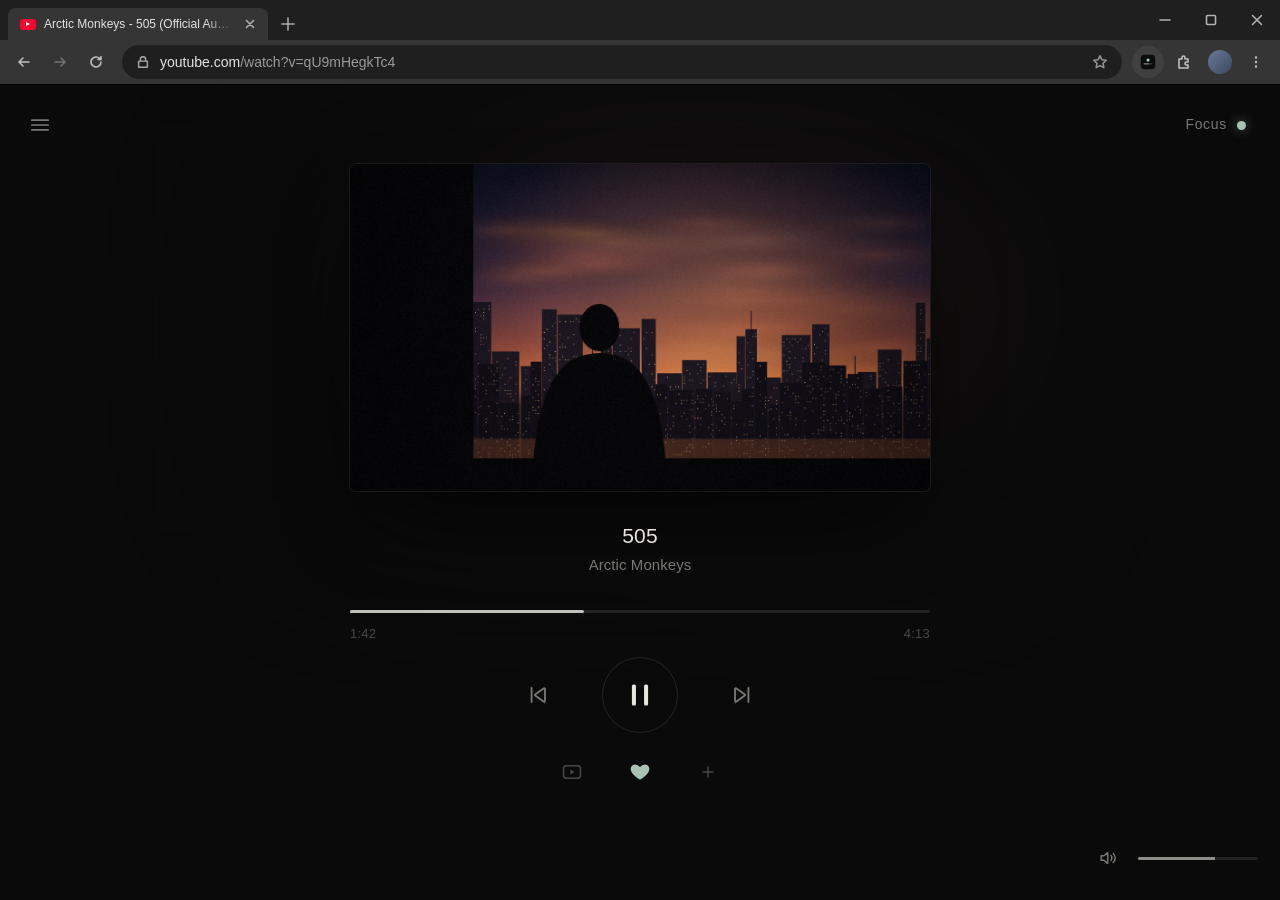
<file: mockup/index.html>
<!doctype html>
<!-- Focus — high-fidelity mockup: a dark Chrome window around page.html. -->
<html lang="en">
<head>
<meta charset="utf-8">
<title>Focus — mockup</title>
<style>
  html, body { margin: 0; height: 100%; background: #000; overflow: hidden; }
  body { font: 12px "Noto Sans", "Segoe UI", Roboto, sans-serif; color: #e3e3e3; }
  .win { position: absolute; inset: 0; display: flex; flex-direction: column; background: #1f1f1f; }
  .tabs { height: 40px; display: flex; align-items: flex-end; padding-left: 8px; background: #1f1f1f; }
  .tab { position: relative; display: flex; align-items: center; gap: 8px; width: 238px; height: 32px; padding: 0 10px 0 12px; border-radius: 8px 8px 0 0; background: #353535; color: #e3e3e3; }
  .tab .fav { width: 16px; height: 11px; border-radius: 3px; background: #ff0033; position: relative; flex: none; }
  .tab .fav::after { content: ""; position: absolute; left: 6px; top: 3px; border: 2.5px solid transparent; border-left: 4px solid #fff; }
  .tab .name { flex: 1; white-space: nowrap; overflow: hidden; text-overflow: ellipsis; mask-image: linear-gradient(to right, #000 85%, transparent); }
  .tab .x { width: 16px; height: 16px; opacity: .7; }
  .newtab { width: 28px; height: 28px; margin: 0 0 2px 6px; opacity: .7; }
  .winctl { margin-left: auto; display: flex; height: 40px; align-self: flex-start; }
  .winctl svg { width: 46px; height: 40px; padding: 13px 16px; box-sizing: border-box; opacity: .75; }
  .bar { height: 44px; display: flex; align-items: center; gap: 4px; padding: 0 8px; background: #353535; border-bottom: 1px solid #000; }
  .bar .ib { width: 32px; height: 32px; padding: 8px; box-sizing: border-box; opacity: .8; }
  .bar .ib.dim { opacity: .35; }
  .omni { flex: 1; height: 34px; margin: 0 6px; display: flex; align-items: center; gap: 10px; padding: 0 14px; border-radius: 17px; background: #1f1f1f; font-size: 14px; }
  .omni .lock { width: 14px; height: 14px; opacity: .7; }
  .omni .host { color: #e3e3e3; }
  .omni .path { color: #9a9a9a; }
  .omni .star { margin-left: auto; width: 16px; height: 16px; opacity: .6; }
  .ext { width: 32px; height: 32px; display: grid; place-items: center; border-radius: 50%; }
  .ext img { width: 16px; height: 16px; }
  .ext.pinned { background: rgba(255,255,255,.06); }
  .avatar { width: 24px; height: 24px; margin: 0 4px; border-radius: 50%; background: linear-gradient(135deg, #6b7b9a, #3b4660); }
  .page { flex: 1; border: 0; width: 100%; display: block; background: #0a0a0a; }
  svg { fill: none; stroke: #e3e3e3; stroke-width: 1.6; stroke-linecap: round; stroke-linejoin: round; }
</style>
</head>
<body>
<div class="win">
  <div class="tabs">
    <div class="tab">
      <span class="fav"></span><span class="name" id="tab-name">Arctic Monkeys - 505 (Official Audio) - YouTube</span>
      <svg class="x" viewBox="0 0 16 16"><path d="M4.5 4.5l7 7m0-7-7 7"/></svg>
    </div>
    <svg class="newtab" viewBox="0 0 28 28"><path d="M14 8v12M8 14h12"/></svg>
    <div class="winctl">
      <svg viewBox="0 0 14 14"><path d="M2 7h10"/></svg>
      <svg viewBox="0 0 14 14"><rect x="2.5" y="2.5" width="9" height="9" rx="1"/></svg>
      <svg viewBox="0 0 14 14"><path d="M2.5 2.5l9 9m0-9-9 9"/></svg>
    </div>
  </div>
  <div class="bar">
    <svg class="ib" viewBox="0 0 16 16"><path d="M13 8H3m4-4L3 8l4 4"/></svg>
    <svg class="ib dim" viewBox="0 0 16 16"><path d="M3 8h10M9 4l4 4-4 4"/></svg>
    <svg class="ib" viewBox="0 0 16 16"><path d="M13 8a5 5 0 1 1-1.5-3.6M13 2.5v3h-3"/></svg>
    <div class="omni">
      <svg class="lock" viewBox="0 0 16 16"><path d="M3 7h10v7H3zM5 7V5a3 3 0 0 1 6 0v2"/></svg>
      <span><span class="host">youtube.com</span><span class="path" id="url-path">/watch?v=qU9mHegkTc4</span></span>
      <svg class="star" viewBox="0 0 16 16"><path d="m8 1.8 1.9 3.9 4.3.6-3.1 3 .7 4.3L8 11.6l-3.8 2 .7-4.3-3.1-3 4.3-.6z"/></svg>
    </div>
    <div class="ext pinned" title="Focus"><img src="../icons/icon32.png" alt="Focus"></div>
    <svg class="ib" viewBox="0 0 16 16"><path d="M3 5h3V3.5a1.5 1.5 0 0 1 3 0V5h3v3h-1.5a1.5 1.5 0 0 0 0 3H12v3H3z"/></svg>
    <span class="avatar"></span>
    <svg class="ib" viewBox="0 0 16 16"><path d="M8 3.5v.01M8 8v.01M8 12.5v.01" stroke-width="2.4"/></svg>
  </div>
  <iframe class="page" id="page" title="youtube.com"></iframe>
</div>
<script>
  const scene = new URLSearchParams(location.search).get("scene") || "watch";
  const map = {
    home: ["YouTube", ""],
    results: ["arctic monkeys - YouTube", "/results?search_query=arctic+monkeys"],
  };
  const [name, path] = map[scene] || ["Arctic Monkeys - 505 (Official Audio) - YouTube", "/watch?v=qU9mHegkTc4"];
  document.getElementById("tab-name").textContent = name;
  document.getElementById("url-path").textContent = path;
  document.getElementById("page").src = `page.html?scene=${encodeURIComponent(scene)}`;
</script>
</body>
</html>
</file>
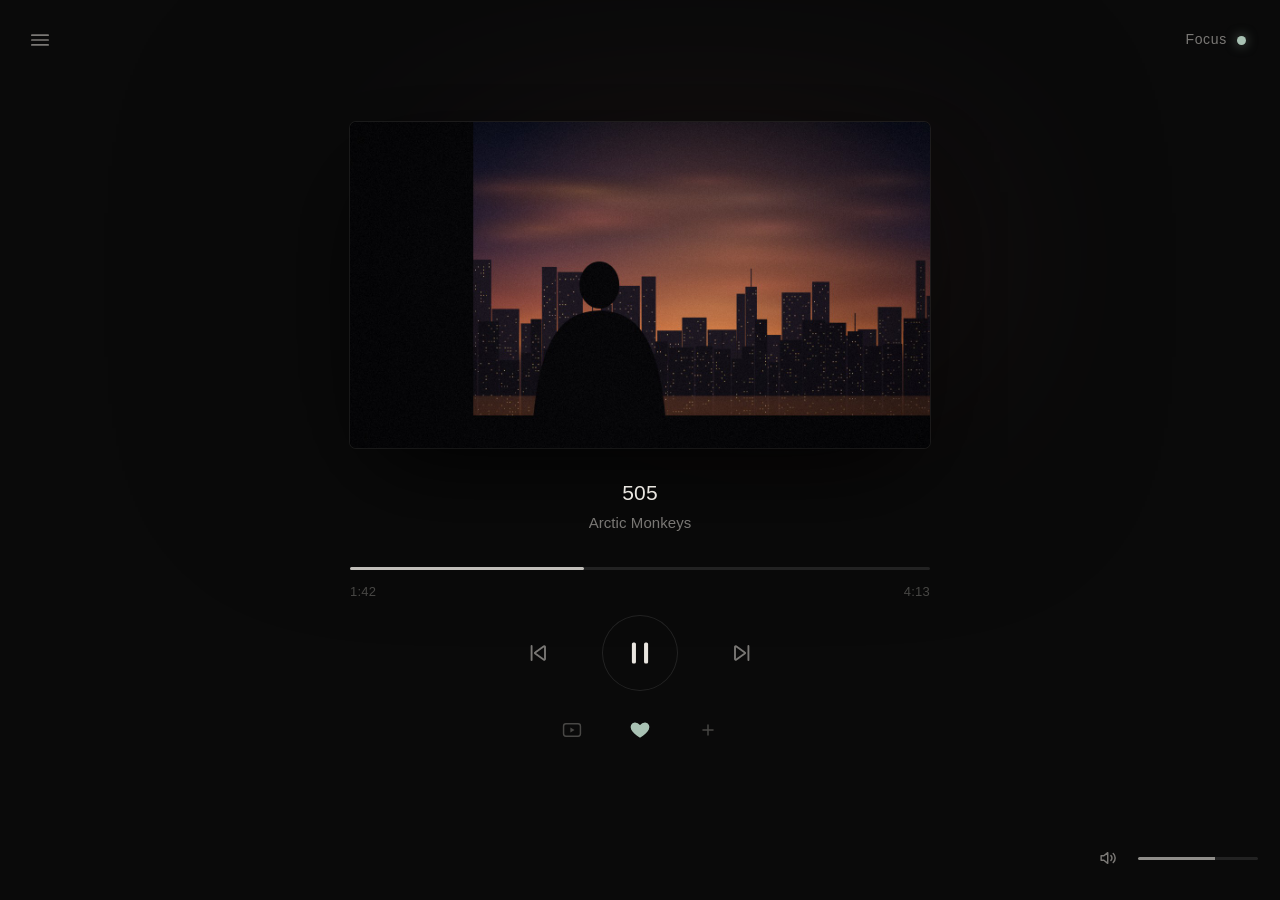
<file: mockup/page.html>
<!doctype html>
<!--
  Focus — mockup page.
  A stand-in for youtube.com/watch: a minimal fake of the DOM that Focus
  touches (ytd-app, #movie_player, <video>, search results), a stubbed
  chrome.storage, and a fake MAIN-world bridge. The real src/*.js and
  src/*.css are loaded unmodified, so what you see is the extension's own UI.
  Scenes: watch | idle | menu | library | liked | playlist | settings | ad | home | results | off
-->
<html lang="en">
<head>
<meta charset="utf-8">
<title>Arctic Monkeys - 505 (Official Audio) - YouTube</title>
<style>
  /* Plain YouTube look-alike, only visible with Focus off (scene=off). */
  body { margin: 0; background: #0f0f0f; color: #f1f1f1; font-family: Roboto, "Noto Sans", Arial, sans-serif; }
  ytd-app { display: block; }
  ytd-masthead { display: flex; align-items: center; gap: 16px; height: 56px; padding: 0 16px; }
  .yt-logo { display: flex; align-items: center; gap: 4px; font-weight: 700; letter-spacing: -0.04em; font-size: 19px; }
  .yt-logo i { width: 28px; height: 20px; border-radius: 6px; background: #f00; display: inline-block; position: relative; }
  .yt-logo i::after { content: ""; position: absolute; left: 11px; top: 6px; border: 4px solid transparent; border-left: 7px solid #fff; }
  .yt-search { margin: 0 auto; width: 540px; height: 38px; border: 1px solid #303030; border-radius: 40px; background: #121212; }
  .yt-avatar { width: 32px; height: 32px; border-radius: 50%; background: #5b6a8a; }
  .yt-bell { width: 22px; height: 22px; border-radius: 4px; background: #303030; position: relative; }
  .yt-bell::after { content: "9+"; position: absolute; top: -6px; right: -10px; font-size: 10px; background: #c00; border-radius: 8px; padding: 0 4px; }
  ytd-watch-flexy { display: block; }
  ytd-watch-flexy #columns { display: flex; gap: 24px; padding: 24px 24px 0 24px; }
  ytd-watch-flexy #primary { flex: 1; min-width: 0; }
  ytd-watch-flexy #secondary { width: 402px; flex: none; }
  #movie_player { position: relative; width: 100%; aspect-ratio: 16/9; background: #000; border-radius: 12px; overflow: hidden; }
  .html5-video-container, video.html5-main-video { position: absolute; inset: 0; width: 100%; height: 100%; }
  video.html5-main-video { object-fit: cover; }
  .ytp-chrome-bottom { position: absolute; left: 12px; right: 12px; bottom: 8px; height: 40px; }
  .ytp-chrome-bottom::before { content: ""; position: absolute; left: 0; right: 0; top: 0; height: 3px; background: linear-gradient(to right, #f00 40%, rgba(255,255,255,.3) 40%); }
  .yt-h1 { font-size: 20px; font-weight: 600; margin: 12px 0 10px; }
  .yt-owner { display: flex; align-items: center; gap: 10px; font-size: 14px; }
  .yt-pill { padding: 8px 14px; border-radius: 18px; background: #272727; font-size: 13px; }
  .yt-pill.sub { background: #f1f1f1; color: #0f0f0f; font-weight: 600; }
  .yt-desc { margin-top: 12px; padding: 12px; border-radius: 12px; background: #272727; height: 60px; font-size: 13px; color: #aaa; }
  ytd-comments { display: block; margin-top: 22px; font-size: 16px; font-weight: 600; }
  .yt-c { display: flex; gap: 12px; margin-top: 18px; font-weight: 400; font-size: 13px; color: #ccc; }
  .yt-c i { width: 40px; height: 40px; border-radius: 50%; background: #3a3a3a; flex: none; }
  .yt-rec { display: flex; gap: 8px; margin-bottom: 8px; }
  .yt-rec b { width: 168px; height: 94px; border-radius: 8px; flex: none; }
  .yt-rec span { font-size: 13px; font-weight: 500; line-height: 1.35; }
  .yt-rec small { display: block; margin-top: 4px; color: #aaa; font-weight: 400; font-size: 12px; }
  .yt-chips { display: flex; gap: 8px; margin-bottom: 12px; }
  .yt-chips span { padding: 6px 12px; border-radius: 8px; background: #272727; font-size: 13px; }
  .yt-chips span:first-child { background: #f1f1f1; color: #0f0f0f; }
  .ytp-ad-module { position: absolute; inset: 0; z-index: 20; pointer-events: none; }
  .mock-skip { position: absolute; right: 0; bottom: 18%; padding: 9px 14px 9px 16px; background: rgba(0,0,0,.6); color: #fff; font: 500 13px Roboto, "Noto Sans", sans-serif; border-radius: 18px 0 0 18px; }
  .mock-adbadge { position: absolute; left: 12px; bottom: 14px; color: #fff; font: 500 12px Roboto, "Noto Sans", sans-serif; background: rgba(0,0,0,.6); padding: 3px 8px; border-radius: 4px; }
  /* Screenshots are taken in virtual time: no transitions, final states only. */
  #fx-ui *, #fx-back *, #fx-cover * { transition: none !important; animation: none !important; }
</style>
<script>
  // ---------------------------------------------------------------- route
  const params = new URLSearchParams(location.search);
  const scene = params.get("scene") || "watch";
  const VID = "qU9mHegkTc4";
  const routes = { home: "/", results: "/results?search_query=arctic+monkeys" };
  history.replaceState(null, "", routes[scene] || `/watch?v=${VID}`);

  // ---------------------------------------------------------------- chrome.storage stub
  (() => {
    const now = Date.now();
    const song = (id, title, artist, duration, extra = {}) => ({ id, title, artist, channel: artist, thumb: "", duration, ...extra });
    const S = [
      song(VID, "505", "Arctic Monkeys", 253, { liked: true, likedAt: now - 1e5 }),
      song("GCdwKhTtNNw", "Sweater Weather", "The Neighbourhood", 240, { liked: true, likedAt: now - 2e5 }),
      song("Xz5u8mYfR3Y", "Space Song", "Beach House", 320, { liked: true, likedAt: now - 3e5 }),
      song("1Ol8h3r6WbM", "Apocalypse", "Cigarettes After Sex", 290, { liked: true, likedAt: now - 4e5 }),
      song("bpOSxM0rNPM", "Do I Wanna Know?", "Arctic Monkeys", 272, { liked: true, likedAt: now - 5e5 }),
      song("9sfYpolGCu8", "Motion Sickness", "Phoebe Bridgers", 229),
      song("uzS3WG6__G4", "Pink + White", "Frank Ocean", 184, { liked: true, likedAt: now - 6e5 }),
      song("r4l9bFqgMaQ", "Nights", "Frank Ocean", 307),
      song("Bm5iA4Zupek", "Nothing's Gonna Hurt You Baby", "Cigarettes After Sex", 286),
      song("hTWKbfoikeg", "Smells Like Teen Spirit", "Nirvana", 301),
    ];
    const songs = Object.fromEntries(S.map((s) => [s.id, s]));
    const store = {
      settings: { focus: scene !== "off", videoMode: scene === "cover" ? "cover" : scene === "dark" ? "dark" : "video" },
      songs,
      recent: [VID, "9sfYpolGCu8", "GCdwKhTtNNw", "r4l9bFqgMaQ", "Bm5iA4Zupek", "uzS3WG6__G4", "hTWKbfoikeg"],
      playlists: [
        { id: "pl1", name: "late night", ids: [VID, "1Ol8h3r6WbM", "Bm5iA4Zupek", "Xz5u8mYfR3Y", "r4l9bFqgMaQ"], createdAt: now },
        { id: "pl2", name: "deep work", ids: ["Xz5u8mYfR3Y", "uzS3WG6__G4"], createdAt: now },
        { id: "pl3", name: "run", ids: ["hTWKbfoikeg", "bpOSxM0rNPM", "GCdwKhTtNNw"], createdAt: now },
      ],
    };
    const listeners = [];
    window.chrome = {
      runtime: { id: "mock" },
      storage: {
        local: {
          async get(keys) {
            const out = {};
            for (const k of [].concat(keys)) if (k in store) out[k] = structuredClone(store[k]);
            return out;
          },
          async set(patch) {
            const changes = {};
            for (const [k, v] of Object.entries(patch)) {
              changes[k] = { oldValue: store[k], newValue: structuredClone(v) };
              store[k] = structuredClone(v);
            }
            listeners.forEach((fn) => fn(changes, "local"));
          },
        },
        onChanged: { addListener: (fn) => listeners.push(fn) },
      },
    };
  })();

  // ---------------------------------------------------------------- artwork
  // A dusk skyline seen through a window, painted once; used as the "video".
  function paintArtwork(w = 1280, h = 720) {
    const c = document.createElement("canvas");
    c.width = w; c.height = h;
    const g = c.getContext("2d");
    let seed = 7;
    const rnd = () => ((seed = (seed * 16807) % 2147483647) / 2147483647);

    const sky = g.createLinearGradient(0, 0, 0, h);
    sky.addColorStop(0, "#0d1020");
    sky.addColorStop(0.35, "#2a2240");
    sky.addColorStop(0.55, "#7a3f3f");
    sky.addColorStop(0.68, "#d0703c");
    sky.addColorStop(0.74, "#3a2730");
    sky.addColorStop(1, "#08080c");
    g.fillStyle = sky; g.fillRect(0, 0, w, h);

    // clouds
    for (let i = 0; i < 26; i++) {
      const y = h * (0.18 + rnd() * 0.42), x = rnd() * w, rw = 120 + rnd() * 320;
      const cg = g.createRadialGradient(x, y, 0, x, y, rw);
      cg.addColorStop(0, `rgba(${200 + rnd() * 50},${90 + rnd() * 60},${70 + rnd() * 40},${0.12 + rnd() * 0.12})`);
      cg.addColorStop(1, "rgba(0,0,0,0)");
      g.fillStyle = cg;
      g.save(); g.translate(x, y); g.scale(1, 0.18); g.translate(-x, -y);
      g.beginPath(); g.arc(x, y, rw, 0, Math.PI * 2); g.fill(); g.restore();
    }
    // sun glow
    const sun = g.createRadialGradient(w * 0.62, h * 0.7, 0, w * 0.62, h * 0.7, w * 0.5);
    sun.addColorStop(0, "rgba(255,170,90,.45)"); sun.addColorStop(1, "rgba(255,120,60,0)");
    g.fillStyle = sun; g.fillRect(0, 0, w, h);

    // skyline
    const base = h * 0.74;
    for (let layer = 0; layer < 2; layer++) {
      let x = -10;
      while (x < w) {
        const bw = 18 + rnd() * 46, bh = (layer ? 30 : 60) + rnd() * (layer ? 110 : 170);
        g.fillStyle = layer ? "#120f17" : "#1d1722";
        g.fillRect(x, base - bh + (layer ? 30 : 0), bw, h);
        if (rnd() > 0.85) g.fillRect(x + bw / 2 - 1, base - bh - 40 + (layer ? 30 : 0), 2, 40);
        for (let wy = base - bh + 8 + (layer ? 30 : 0); wy < h * 0.95; wy += 7)
          for (let wx = x + 4; wx < x + bw - 3; wx += 6)
            if (rnd() > 0.82) { g.fillStyle = `rgba(255,${180 + rnd() * 50},${110 + rnd() * 50},${0.4 + rnd() * 0.5})`; g.fillRect(wx, wy, 2, 2); }
        x += bw + rnd() * 4;
      }
    }
    // water reflection
    const water = g.createLinearGradient(0, h * 0.82, 0, h);
    water.addColorStop(0, "rgba(208,112,60,.18)"); water.addColorStop(1, "rgba(0,0,0,.9)");
    g.fillStyle = water; g.fillRect(0, h * 0.84, w, h);

    // window frame + silhouette
    g.fillStyle = "#07070a";
    g.fillRect(0, 0, w * 0.2, h); g.fillRect(w * 0.2, 0, 16, h); g.fillRect(0, h * 0.9, w, h);
    g.beginPath();
    const px = w * 0.43, py = h * 0.5;
    g.ellipse(px, py, 44, 52, 0, 0, Math.PI * 2); g.fill();
    g.beginPath();
    g.moveTo(px - 150, h); g.bezierCurveTo(px - 140, py + 90, px - 70, py + 60, px, py + 56);
    g.bezierCurveTo(px + 70, py + 60, px + 140, py + 90, px + 150, h); g.fill();

    // vignette + grain
    const vg = g.createRadialGradient(w / 2, h / 2, h * 0.3, w / 2, h / 2, w * 0.75);
    vg.addColorStop(0, "rgba(0,0,0,0)"); vg.addColorStop(1, "rgba(0,0,0,.55)");
    g.fillStyle = vg; g.fillRect(0, 0, w, h);
    const img = g.getImageData(0, 0, w, h), d = img.data;
    for (let i = 0; i < d.length; i += 4) { const n = (rnd() - 0.5) * 14; d[i] += n; d[i + 1] += n; d[i + 2] += n; }
    g.putImageData(img, 0, 0);
    return c.toDataURL("image/jpeg", 0.9);
  }

  // ---------------------------------------------------------------- fake bridge (MAIN world)
  const mock = { paused: scene === "idle" ? false : false, t: scene === "ad" ? 4 : 102, volume: 64, muted: false };
  window.addEventListener("message", (e) => {
    const m = e.data;
    if (!m || m["fx-bridge"] !== "in") return;
    if (m.type === "toggle") mock.paused = !mock.paused;
    if (m.type === "seek") mock.t = m.data.t;
    if (m.type === "volume") mock.volume = m.data.v;
    if (m.type === "mute") mock.muted = m.data.m;
    postState();
  });
  function postState() {
    if (scene === "home") return window.postMessage({ "fx-bridge": "out", type: "state", data: null }, location.origin);
    window.postMessage({ "fx-bridge": "out", type: "state", data: {
      id: VID, title: "Arctic Monkeys - 505 (Official Audio)", author: "ArcticMonkeysVEVO",
      duration: 253, volume: mock.volume, muted: mock.muted, playlist: false,
    } }, location.origin);
  }
  setInterval(postState, 400);
</script>
<script src="/src/shared.js"></script>
<script src="/src/ads.js"></script>
<script src="/src/focus.js"></script>
<link rel="stylesheet" href="/src/ads.css">
<link rel="stylesheet" href="/src/focus.css">
</head>
<body>
<ytd-app>
  <ytd-masthead>
    <span class="yt-logo"><i></i>YouTube</span>
    <span class="yt-search"></span>
    <span class="yt-bell"></span>
    <span class="yt-avatar"></span>
  </ytd-masthead>
  <ytd-page-manager>
    <ytd-watch-flexy>
      <div id="columns">
        <div id="primary"><div id="primary-inner">
          <div id="player"><ytd-player><div id="container">
            <div id="movie_player" class="html5-video-player">
              <div class="html5-video-container"><video class="html5-main-video" muted playsinline></video></div>
              <div class="ytp-chrome-bottom"></div>
              <div class="ytp-ad-module"></div>
            </div>
          </div></ytd-player></div>
          <div id="below">
            <div class="yt-h1">Arctic Monkeys - 505 (Official Audio)</div>
            <div class="yt-owner"><span class="yt-avatar"></span><b>Arctic Monkeys</b><span class="yt-pill sub">Subscribe</span><span class="yt-pill">👍 1.4M</span><span class="yt-pill">Share</span><span class="yt-pill">Download</span><span class="yt-pill">⋯</span></div>
            <div class="yt-desc">412M views · 9 years ago · Arctic Monkeys - 505 (Official Audio) Listen to more from Arctic Monkeys…</div>
            <ytd-comments>48,213 Comments
              <div class="yt-c"><i></i><span>@user1 · this song at 2am hits different</span></div>
              <div class="yt-c"><i></i><span>@user2 · the build-up at 2:30 😭</span></div>
            </ytd-comments>
          </div>
        </div></div>
        <div id="secondary">
          <div class="yt-chips"><span>All</span><span>From Arctic Monkeys</span><span>Related</span><span>Recently uploaded</span></div>
        </div>
      </div>
    </ytd-watch-flexy>
    <ytd-search></ytd-search>
  </ytd-page-manager>
</ytd-app>
<script>
  // ---------------------------------------------------------------- fake YouTube contents
  const art = paintArtwork();
  // "Cover art" for the cover scene: a square sleeve on a dark field.
  const cover = (() => {
    const c = document.createElement("canvas"); c.width = 1280; c.height = 720;
    const g = c.getContext("2d");
    const bg = g.createLinearGradient(0, 0, 0, 720); bg.addColorStop(0, "#15121a"); bg.addColorStop(1, "#060608");
    g.fillStyle = bg; g.fillRect(0, 0, 1280, 720);
    const img = new Image(); img.src = art;
    return { draw: () => new Promise((r) => { img.onload = () => {
      g.save(); g.shadowColor = "rgba(0,0,0,.7)"; g.shadowBlur = 60; g.shadowOffsetY = 20;
      g.fillStyle = "#000"; g.fillRect(400, 80, 560, 560); g.restore();
      g.drawImage(img, 300, 0, 720, 720, 400, 80, 560, 560);
      g.fillStyle = "rgba(255,255,255,.75)"; g.font = "600 30px Noto Sans, sans-serif"; g.fillText("505", 430, 130);
      g.font = "400 18px Noto Sans, sans-serif"; g.fillStyle = "rgba(255,255,255,.5)"; g.fillText("ARCTIC MONKEYS", 432, 158);
      r(c.toDataURL("image/jpeg", 0.9)); }; }) };
  })();
  const sec = document.getElementById("secondary");
  const recs = ["Do I Wanna Know? (Official Video)", "I Wanna Be Yours", "Why'd You Only Call Me When You're High?", "R U Mine?", "Sweater Weather", "Mix — Arctic Monkeys", "Fluorescent Adolescent", "Top 50 Indie Songs 2026"];
  const hues = [210, 15, 280, 340, 30, 190, 120, 260];
  recs.forEach((r, i) => sec.insertAdjacentHTML("beforeend",
    `<div class="yt-rec"><b style="background:linear-gradient(135deg,hsl(${hues[i]} 45% 30%),hsl(${hues[i] + 40} 50% 14%))"></b><span>${r}<small>Channel · ${(i + 2) * 37}M views</small></span></div>`));

  const player = document.getElementById("movie_player");
  const video = player.querySelector("video");
  if (scene === "home") {
    player.remove();
    document.title = "YouTube";
  } else {
    video.poster = art;
    // Stub the media element so focus.js reads a stable "now playing" state.
    const def = (k, get, set) => Object.defineProperty(video, k, { configurable: true, get, set: set || (() => {}) });
    def("currentTime", () => mock.t, (v) => (mock.t = v));
    def("duration", () => (scene === "ad" ? 15 : 253));
    def("paused", () => mock.paused);
    def("ended", () => false);
    def("readyState", () => 4);
    def("playbackRate", () => (scene === "ad" ? 16 : 1));
  }

  if (scene === "ad") {
    player.classList.add("ad-showing");
    player.querySelector(".ytp-ad-module").innerHTML = '<div class="mock-adbadge">Sponsored · 1 of 1 · 0:11</div><div class="mock-skip">Skip in 1</div>';
  }

  if (scene === "results") {
    document.title = "arctic monkeys - YouTube";
    const results = [
      ["Arctic Monkeys - Do I Wanna Know? (Official Video)", "ArcticMonkeysVEVO", "4:32", "bpOSxM0rNPM"],
      ["Arctic Monkeys - 505 (Official Audio)", "ArcticMonkeysVEVO", "4:13", VID],
      ["Arctic Monkeys - I Wanna Be Yours", "ArcticMonkeysVEVO", "3:04", "fJLQCf4mFP0"],
      ["Arctic Monkeys - Why'd You Only Call Me When You're High? (Official Video)", "ArcticMonkeysVEVO", "2:43", "6366dxFf-Os"],
      ["Arctic Monkeys - R U Mine? (Official Video)", "ArcticMonkeysVEVO", "3:22", "ngzC_8zqInk"],
      ["Arctic Monkeys - Fluorescent Adolescent (Official Video)", "ArcticMonkeysVEVO", "3:03", "ma9I9VBKPiw"],
      ["Arctic Monkeys - Mardy Bum", "Arctic Monkeys - Topic", "2:55", "q8WRB4zr9Lk"],
      ["Arctic Monkeys - There'd Better Be A Mirrorball (Official Video)", "ArcticMonkeysVEVO", "4:24", "z7HgxQ1yE-c"],
    ];
    document.querySelector("ytd-search").innerHTML = results.map(([title, ch, dur, id]) =>
      `<ytd-video-renderer><a id="video-title" href="/watch?v=${id}" title="${title}">${title}</a>
       <ytd-channel-name><span id="text">${ch}</span></ytd-channel-name>
       <ytd-thumbnail-overlay-time-status-renderer><span id="text">${dur}</span></ytd-thumbnail-overlay-time-status-renderer></ytd-video-renderer>`).join("");
  }

  // ---------------------------------------------------------------- stage the scene
  cover.draw().then((coverUrl) => FX.ready.then(() => setTimeout(() => {
    const cover = coverUrl;
    const ui = FX.ui;
    ui.S.lastMove = Date.now() + 1e9; // keep corners visible...
    if (scene === "idle") ui.S.lastMove = 0; // ...except in the idle scene
    if (ui.E.backImg && scene !== "home") ui.E.backImg.src = art;
    if (ui.E.coverImg && scene !== "home") { ui.E.coverImg.dataset.step = "1"; ui.E.coverImg.src = cover; }
    if (scene === "menu") ui.openMenu();
    if (scene === "library") ui.openPanel("library");
    if (scene === "liked") ui.openPanel("liked");
    if (scene === "playlist") ui.openPanel("pl:pl1");
    if (scene === "settings") ui.openPanel("settings");
    if (scene === "pop") ui.openPop();
    if (scene === "home") ui.E.input.blur();
    setTimeout(() => document.activeElement?.blur?.(), 120);
    document.documentElement.dataset.ready = "1";
  }, 300)));
</script>
</body>
</html>
</file>
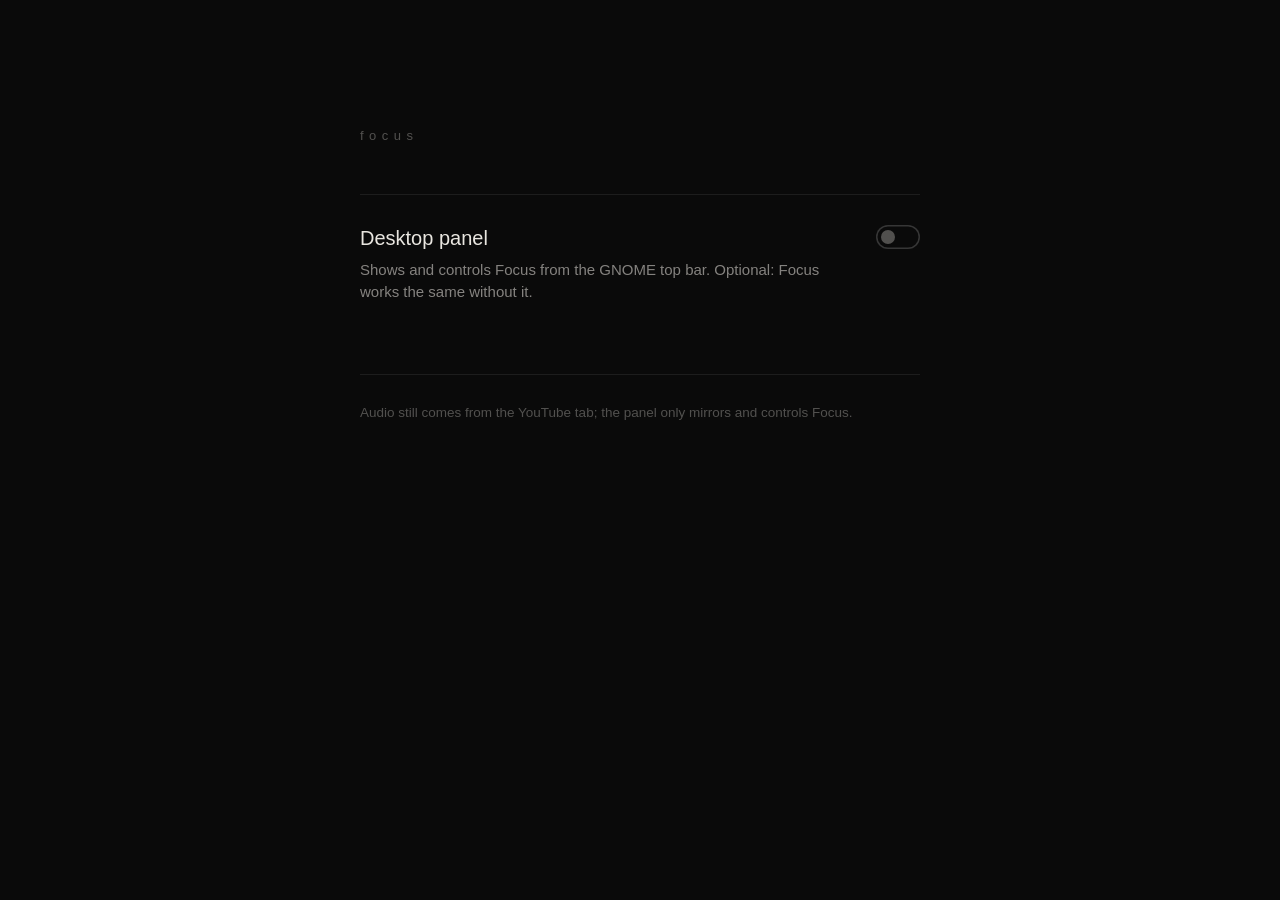
<file: src/options.html>
<!doctype html>
<html lang="pt">
<head>
<meta charset="utf-8">
<meta name="color-scheme" content="dark">
<title>Focus · Ajustes</title>
<link rel="stylesheet" href="options.css">
</head>
<body>
<main>
  <div class="word">focus</div>

  <section aria-labelledby="desktop-title">
    <div class="row">
      <div>
        <h1 id="desktop-title" data-i18n="title">Painel do desktop</h1>
        <p class="sub" data-i18n="sub">Mostra e controla o Focus pelo painel do GNOME. Opcional: sem isso, o Focus funciona igual.</p>
      </div>
      <button type="button" id="toggle" class="switch" role="switch" aria-checked="false" aria-labelledby="desktop-title"><span></span></button>
    </div>

    <div class="status" id="status" role="status" aria-live="polite"></div>

    <div id="setup" hidden>
      <p data-i18n="setup">Instale o painel uma vez (Linux com GNOME 48–49):</p>
      <pre><code id="cmd"></code></pre>
      <button type="button" id="copy" class="link" data-i18n="copy">Copiar comando</button>
      <button type="button" id="retry" class="link" data-i18n="retry">Tentar de novo</button>
    </div>
  </section>

  <p class="foot" data-i18n="foot">O áudio continua vindo desta aba do YouTube; o painel só espelha e controla o Focus.</p>
</main>
<script src="shared.js"></script>
<script src="options.js"></script>
</body>
</html>
</file>
<file: src/ads.css>
/* Focus — ad overlay, ported from yt-ads-sucks.
 * The overlay is inserted right after .html5-video-container: above the
 * <video>, below .ytp-ad-module (Skip button, countdown).
 * pointer-events: none lets clicks through. */
.ytas-blackout {
  display: none;
  position: absolute;
  inset: 0;
  background: #000;
  pointer-events: none;
  z-index: 10;
  color: rgba(232, 229, 223, 0.42);
  font-family: ui-sans-serif, "Inter", "Roboto", system-ui, sans-serif;
  font-size: 12px;
  letter-spacing: 0.01em;
  text-align: center;
  align-items: center;
  justify-content: center;
  flex-direction: column;
  gap: 6px;
  padding: 0 24px;
}

.ytas-blackout-title {
  font-size: 13px;
  color: rgba(232, 229, 223, 0.78);
}

.html5-video-player.ad-showing:not(.ytas-reveal):not(.ytas-no-blackout) .ytas-blackout,
.html5-video-player.ad-interrupting:not(.ytas-reveal):not(.ytas-no-blackout) .ytas-blackout {
  display: flex;
}

/* Show/hide ad button. */
.ytas-toggle {
  display: none;
  position: absolute;
  top: 10px;
  left: 10px;
  z-index: 1000;
  padding: 4px 9px;
  border: 1px solid rgba(255, 255, 255, 0.14);
  border-radius: 3px;
  background: rgba(0, 0, 0, 0.6);
  color: rgba(232, 229, 223, 0.7);
  font-family: ui-sans-serif, "Inter", "Roboto", system-ui, sans-serif;
  font-size: 11px;
  line-height: 1.3;
  cursor: pointer;
  pointer-events: auto;
  transition: color 0.15s, border-color 0.15s;
}

.ytas-toggle:hover,
.ytas-toggle:focus-visible {
  color: #fff;
  border-color: rgba(255, 255, 255, 0.35);
  outline: none;
}

.html5-video-player.ad-showing:not(.ytas-no-blackout) .ytas-toggle,
.html5-video-player.ad-interrupting:not(.ytas-no-blackout) .ytas-toggle {
  display: block;
}
</file>
<file: src/focus.css>
/* ==========================================================================
   Focus — the listening layer over youtube.com
   --------------------------------------------------------------------------
   html classes (set by focus.js):
     fx-enabled  Focus setting is on
     fx-on       Focus is active on this page (enabled, not fullscreen, not a
                 pass-through page like /account)
     fx-watch    /watch page            fx-page   any other page (home/search)
     fx-results  /results page          fx-fs     browser fullscreen
     fx-idle     mouse resting          fx-panel-open  library panel open
     fx-ambient  ambient glow on        fx-ad     ad is playing
     fx-vcover   video off, cover art   fx-vdark  video off, plain dark
   ========================================================================== */

html {
  --fx-bg: #0a0a0a;
  --fx-fg: #e9e6e0;
  --fx-dim: rgba(233, 230, 224, 0.5);
  --fx-faint: rgba(233, 230, 224, 0.28);
  --fx-ghost: rgba(233, 230, 224, 0.14);
  --fx-line: rgba(255, 255, 255, 0.07);
  --fx-accent: #a9c2b4; /* the one, very quiet accent: muted sage */
  --fx-font: "Inter", ui-sans-serif, -apple-system, BlinkMacSystemFont, "Segoe UI", Roboto, "Helvetica Neue", Arial, sans-serif;
  --fx-ease: cubic-bezier(0.2, 0.7, 0.2, 1);

  /* Geometry: a small 16:9 window, the whole stack (≈330px of text and
     controls below it) centred vertically. */
  --fx-w: min(580px, 46vw, calc((100vh - 400px) * 16 / 9));
  --fx-h: calc(var(--fx-w) * 9 / 16);
  --fx-top: max(64px, calc((100vh - var(--fx-h) - 330px) / 2));
}

/* --------------------------------------------------------------------------
   1. Delete YouTube (visually). Nothing is removed from the DOM, so YouTube
      keeps working; `visibility` lets the player opt back in below.
   -------------------------------------------------------------------------- */
html.fx-on,
html.fx-on body {
  overflow: hidden !important;
}
html.fx-on {
  background: var(--fx-bg) !important;
  color-scheme: dark;
}
html.fx-on body {
  background: transparent !important;
}
html.fx-on ytd-app {
  visibility: hidden !important;
  z-index: auto !important;
}

/* Things that would still cost attention or CPU even while invisible. */
html.fx-on :is(
  ytd-masthead, #masthead-container, tp-yt-app-drawer#guide, ytd-mini-guide-renderer,
  ytd-watch-flexy #secondary, ytd-watch-flexy #below, ytd-watch-flexy #chat-container,
  ytd-watch-flexy #panels, ytd-comments, ytd-browse[page-subtype="home"] ytd-rich-grid-renderer,
  ytd-reel-shelf-renderer, ytd-rich-shelf-renderer[is-shorts], ytd-shorts, ytd-miniplayer .ytp-miniplayer-ui
) {
  display: none !important;
}

/* YouTube dialogs (consent, "still watching?") must stay usable. */
html.fx-on :is(ytd-popup-container, tp-yt-iron-overlay-backdrop) {
  visibility: visible !important;
}
/* ...but promos ("Try YouTube Music / Premium", surveys, banners) are noise. */
html.fx-enabled :is(
  ytd-mealbar-promo-renderer, yt-mealbar-promo-renderer, ytd-single-option-survey-renderer,
  ytd-statement-banner-renderer, ytd-background-promo-renderer, ytd-banner-promo-renderer,
  ytd-popup-container tp-yt-paper-dialog:has(ytd-mealbar-promo-renderer, yt-mealbar-promo-renderer)
) {
  display: none !important;
}

/* End-screen walls, pause overlays and in-video suggestions — hidden whenever
   Focus is enabled, fullscreen included. */
html.fx-enabled .html5-video-player :is(
  .ytp-ce-element, .ytp-endscreen-content, .html5-endscreen, .ytp-pause-overlay,
  .ytp-fullscreen-grid, .ytp-fullscreen-grid-peeking, .ytp-suggested-action,
  .ytp-cards-teaser, .ytp-cards-button, .iv-branding, .ytp-featured-product,
  .ytp-autonav-endscreen-countdown-overlay, .ytp-paid-content-overlay
) {
  display: none !important;
}

/* --------------------------------------------------------------------------
   2. The one thing that stays: YouTube's own player, small and centred.
   -------------------------------------------------------------------------- */

/* Ancestors must not create a containing block for position: fixed. */
html.fx-on.fx-watch :is(
  ytd-app, #content.ytd-app, ytd-page-manager, ytd-watch-flexy, ytd-watch-flexy #columns,
  ytd-watch-flexy #primary, ytd-watch-flexy #primary-inner, ytd-watch-flexy #player,
  #full-bleed-container, #player-full-bleed-container, #player-container-outer,
  #player-container-inner, #player-container, ytd-player, ytd-player #container
) {
  transform: none !important;
  filter: none !important;
  contain: none !important;
  will-change: auto !important;
  z-index: auto !important;
}

html.fx-on.fx-watch #movie_player {
  visibility: visible !important;
  position: fixed !important;
  inset: auto !important;
  top: var(--fx-top) !important;
  left: calc(50vw - var(--fx-w) / 2) !important;
  width: var(--fx-w) !important;
  height: var(--fx-h) !important;
  margin: 0 !important;
  z-index: 10 !important;
  border-radius: 6px;
  overflow: hidden !important;
  background: #000 !important;
  box-shadow: 0 0 0 1px var(--fx-line), 0 40px 90px -30px rgba(0, 0, 0, 0.9);
  transition: opacity 0.6s var(--fx-ease);
}

html.fx-on.fx-watch #movie_player .html5-video-container {
  position: absolute !important;
  inset: 0 !important;
  width: 100% !important;
  height: 100% !important;
}

html.fx-on.fx-watch #movie_player video.html5-main-video {
  position: absolute !important;
  inset: 0 !important;
  width: 100% !important;
  height: 100% !important;
  object-fit: contain;
}

/* YouTube's own chrome over the video — our controls replace it. Ad
   controls (.ytp-ad-module: Skip, countdown) are deliberately kept. */
html.fx-on.fx-watch #movie_player :is(
  .ytp-chrome-top, .ytp-chrome-bottom, .ytp-gradient-top, .ytp-gradient-bottom,
  .ytp-bezel, .ytp-bezel-text-wrapper, .ytp-watermark, .ytp-tooltip,
  .ytp-spinner-message, .ytp-player-content.ytp-iv-player-content, .ytp-overlay-bottom-right
) {
  display: none !important;
}

/* --------------------------------------------------------------------------
   3. Video off: cover art or plain dark over the (still playing) player.
      html.fx-vcover / html.fx-vdark. Hidden during ads so YouTube's Skip
      button and the ad blackout stay reachable.
   -------------------------------------------------------------------------- */
#fx-cover {
  position: fixed;
  top: var(--fx-top);
  left: calc(50vw - var(--fx-w) / 2);
  width: var(--fx-w);
  height: var(--fx-h);
  z-index: 11;
  display: none;
  overflow: hidden;
  border-radius: 6px;
  background: #050505;
  box-shadow: 0 0 0 1px var(--fx-line);
  pointer-events: none; /* clicks still reach the player (play/pause) */
}
html.fx-on.fx-watch:is(.fx-vcover, .fx-vdark) #fx-cover { display: block; }
html.fx-ad #fx-cover { display: none !important; }
#fx-cover img {
  width: 100%;
  height: 100%;
  object-fit: cover;
  opacity: 0;
  transition: opacity 0.6s var(--fx-ease);
}
html.fx-vcover #fx-cover img.is-loaded { opacity: 1; }
html.fx-vdark #fx-cover { background: #070707; }
html.fx-vdark #fx-cover img { display: none; }
html.fx-vdark #fx-back { display: none !important; }
/* The video keeps playing for the audio; it just isn't painted. */
html.fx-on.fx-watch:is(.fx-vcover, .fx-vdark):not(.fx-ad) #movie_player video.html5-main-video {
  opacity: 0 !important;
}

/* --------------------------------------------------------------------------
   4. Our layer
   -------------------------------------------------------------------------- */
#fx-back {
  position: fixed;
  inset: 0;
  z-index: -1;
  pointer-events: none;
  display: none;
  overflow: hidden;
}
html.fx-on.fx-watch.fx-ambient #fx-back { display: block; }
#fx-back img {
  position: absolute;
  top: calc(var(--fx-top) - 40px);
  left: calc(50vw - var(--fx-w) * 0.65);
  width: calc(var(--fx-w) * 1.3);
  height: calc(var(--fx-h) + 80px);
  object-fit: cover;
  filter: blur(90px) saturate(1.1);
  opacity: 0;
  transition: opacity 2s var(--fx-ease);
}
#fx-back img.is-loaded { opacity: 0.13; }

#fx-ui {
  position: fixed;
  inset: 0;
  z-index: 2147483000;
  pointer-events: none;
  font-family: var(--fx-font);
  font-size: 14px;
  line-height: 1.4;
  color: var(--fx-fg);
  -webkit-font-smoothing: antialiased;
  letter-spacing: 0.005em;
}
#fx-ui * { box-sizing: border-box; }
#fx-ui :is(button, input, a) { pointer-events: auto; }
#fx-ui [hidden] { display: none !important; }

/* Focus off / fullscreen / pass-through pages: only the toggle survives. */
html:not(.fx-on) #fx-ui > :not(.fx-focus) { display: none !important; }
html.fx-fs #fx-ui, html.fx-fs #fx-back, html.fx-fs #fx-cover { display: none !important; }

/* Zero specificity so component classes below win. */
:where(#fx-ui) :where(button) {
  all: unset;
  box-sizing: border-box;
  cursor: pointer;
  color: inherit;
  font: inherit;
  -webkit-tap-highlight-color: transparent;
}
#fx-ui button:focus-visible,
#fx-ui input:focus-visible,
#fx-ui .fx-bar:focus-visible {
  outline: 1px solid var(--fx-faint);
  outline-offset: 3px;
  border-radius: 4px;
}
#fx-ui svg {
  display: block;
  width: 100%;
  height: 100%;
  fill: none;
  stroke: currentColor;
  stroke-width: 1.6;
  stroke-linecap: round;
  stroke-linejoin: round;
}
#fx-ui svg .f { fill: currentColor; stroke: none; }

/* Things that fade when the mouse rests. */
.fx-fade { transition: opacity 0.9s var(--fx-ease); }
html.fx-idle .fx-fade { opacity: 0 !important; }
html.fx-idle, html.fx-idle * { cursor: none !important; }

/* ---- corners ------------------------------------------------------------ */
.fx-menu-btn {
  position: absolute;
  top: 16px;
  left: 16px;
  width: 48px;
  height: 48px;
  padding: 11px;
  border-radius: 50%;
  color: var(--fx-dim);
  transition: color 0.2s, background 0.2s, opacity 0.9s var(--fx-ease);
}
.fx-menu-btn:hover, .fx-menu-btn[aria-expanded="true"] { color: var(--fx-fg); background: rgba(255, 255, 255, 0.04); }

.fx-focus {
  position: absolute;
  top: 20px;
  right: 20px;
  display: flex;
  align-items: center;
  gap: 10px;
  height: 40px;
  padding: 0 14px;
  border-radius: 20px;
  font-size: 14px;
  letter-spacing: 0.05em;
  color: var(--fx-dim);
  transition: color 0.2s, background 0.2s, opacity 0.9s var(--fx-ease);
}
.fx-focus:hover { color: var(--fx-fg); background: rgba(255, 255, 255, 0.04); }
.fx-focus .fx-dot {
  width: 9px;
  height: 9px;
  border-radius: 50%;
  box-shadow: inset 0 0 0 1.5px var(--fx-faint);
  transition: background 0.3s, box-shadow 0.3s;
}
html.fx-enabled .fx-focus .fx-dot {
  background: var(--fx-accent);
  box-shadow: 0 0 12px rgba(169, 194, 180, 0.5);
}
/* Over normal YouTube the toggle becomes a small pill in the bottom corner. */
html:not(.fx-on) .fx-focus {
  top: auto;
  bottom: 18px;
  right: 18px;
  background: rgba(15, 15, 15, 0.92);
  box-shadow: 0 0 0 1px rgba(255, 255, 255, 0.1);
  color: rgba(233, 230, 224, 0.7);
  opacity: 0.6;
}
html:not(.fx-on) .fx-focus:hover { opacity: 1; }

/* ---- stage: everything under the video ---------------------------------- */
.fx-stage {
  position: absolute;
  top: calc(var(--fx-top) + var(--fx-h) + 30px);
  left: calc(50vw - var(--fx-w) / 2);
  width: var(--fx-w);
  display: none;
  flex-direction: column;
  align-items: center;
}
html.fx-on.fx-watch .fx-stage { display: flex; }

.fx-title {
  max-width: 100%;
  font-size: 21px;
  font-weight: 500;
  letter-spacing: 0.005em;
  color: var(--fx-fg);
  white-space: nowrap;
  overflow: hidden;
  text-overflow: ellipsis;
  min-height: 29px;
}
.fx-artist {
  max-width: 100%;
  margin-top: 4px;
  font-size: 15px;
  color: var(--fx-dim);
  white-space: nowrap;
  overflow: hidden;
  text-overflow: ellipsis;
  min-height: 21px;
}

.fx-progress {
  width: 100%;
  margin-top: 26px;
}
.fx-bar {
  position: relative;
  height: 20px;
  cursor: pointer;
  pointer-events: auto;
  touch-action: none;
  --p: 0%;
}
.fx-bar::before,
.fx-fill {
  content: "";
  position: absolute;
  left: 0;
  top: 8.5px;
  height: 3px;
  border-radius: 2px;
  transition: height 0.15s, top 0.15s;
}
.fx-bar::before { right: 0; background: rgba(255, 255, 255, 0.1); }
.fx-fill { width: var(--p); background: rgba(233, 230, 224, 0.8); }
.fx-knob {
  position: absolute;
  top: 4px;
  left: var(--p);
  width: 12px;
  height: 12px;
  margin-left: -6px;
  border-radius: 50%;
  background: var(--fx-fg);
  opacity: 0;
  transform: scale(0.5);
  transition: opacity 0.15s, transform 0.15s;
}
.fx-bar:hover::before, .fx-bar:hover .fx-fill,
.fx-bar.is-drag::before, .fx-bar.is-drag .fx-fill { top: 8px; height: 4px; }
.fx-bar:hover .fx-knob, .fx-bar.is-drag .fx-knob, .fx-bar:focus-visible .fx-knob { opacity: 1; transform: none; }
html.fx-ad .fx-bar { pointer-events: none; }
html.fx-ad .fx-fill { background: var(--fx-faint); }

.fx-times {
  display: flex;
  justify-content: space-between;
  margin-top: 4px;
  font-size: 13px;
  font-variant-numeric: tabular-nums;
  letter-spacing: 0.02em;
  color: var(--fx-faint);
}
.fx-times .fx-adlabel { color: var(--fx-dim); }

.fx-controls {
  display: flex;
  align-items: center;
  gap: 36px;
  margin-top: 14px;
}
.fx-ctl {
  width: 56px;
  height: 56px;
  padding: 14px;
  border-radius: 50%;
  color: var(--fx-dim);
  transition: color 0.2s, background 0.2s, transform 0.2s var(--fx-ease);
}
.fx-ctl:hover { color: var(--fx-fg); background: rgba(255, 255, 255, 0.04); }
.fx-ctl:active { transform: scale(0.92); }
.fx-ctl.fx-play {
  width: 76px;
  height: 76px;
  padding: 20px;
  color: var(--fx-fg);
  box-shadow: inset 0 0 0 1px rgba(255, 255, 255, 0.1);
}
.fx-ctl.fx-play:hover { box-shadow: inset 0 0 0 1px rgba(255, 255, 255, 0.2); }

.fx-actions {
  position: relative;
  display: flex;
  align-items: center;
  gap: 22px;
  margin-top: 16px;
}
.fx-act {
  width: 46px;
  height: 46px;
  padding: 12px;
  border-radius: 50%;
  color: var(--fx-faint);
  transition: color 0.2s, background 0.2s;
}
.fx-act:hover, .fx-act[aria-expanded="true"] { color: var(--fx-fg); background: rgba(255, 255, 255, 0.04); }
.fx-heart.is-on { color: var(--fx-accent); }
.fx-heart.is-on svg path { fill: currentColor; }
.fx-heart.is-pop { animation: fx-pop 0.35s var(--fx-ease); }
@keyframes fx-pop { 40% { transform: scale(1.25); } }
.fx-vmode:not([data-mode="video"]) { color: var(--fx-dim); }

/* ---- volume ------------------------------------------------------------- */
.fx-volume {
  position: absolute;
  right: 22px;
  bottom: 20px;
  display: none;
  align-items: center;
  gap: 8px;
}
html.fx-on.fx-watch .fx-volume { display: flex; }
.fx-vol-btn {
  width: 44px;
  height: 44px;
  padding: 11px;
  border-radius: 50%;
  color: var(--fx-dim);
  transition: color 0.2s, background 0.2s;
}
.fx-vol-btn:hover { color: var(--fx-fg); background: rgba(255, 255, 255, 0.04); }
.fx-range {
  -webkit-appearance: none;
  appearance: none;
  width: 120px;
  height: 22px;
  margin: 0;
  background: transparent;
  cursor: pointer;
  --v: 100%;
}
.fx-range::-webkit-slider-runnable-track {
  height: 3px;
  border-radius: 2px;
  background: linear-gradient(to right, rgba(233, 230, 224, 0.6) var(--v), rgba(255, 255, 255, 0.1) var(--v));
}
.fx-range::-webkit-slider-thumb {
  -webkit-appearance: none;
  width: 12px;
  height: 12px;
  margin-top: -4.5px;
  border-radius: 50%;
  background: var(--fx-fg);
  opacity: 0;
  transition: opacity 0.15s;
}
.fx-volume:hover .fx-range::-webkit-slider-thumb,
.fx-range:focus-visible::-webkit-slider-thumb { opacity: 1; }
.fx-range:focus-visible { outline: none !important; }

/* ---- home / search page ------------------------------------------------- */
.fx-home {
  position: absolute;
  inset: 0;
  display: none;
  flex-direction: column;
  align-items: center;
  justify-content: center;
  padding-bottom: 6vh;
}
html.fx-on.fx-page .fx-home { display: flex; }
html.fx-on.fx-results .fx-home { justify-content: flex-start; padding-top: 14vh; }

.fx-word {
  font-size: 13px;
  letter-spacing: 0.42em;
  text-indent: 0.42em;
  text-transform: lowercase;
  color: var(--fx-faint);
  margin-bottom: 32px;
}
.fx-search {
  pointer-events: auto;
  width: min(480px, 84vw);
}
.fx-input {
  all: unset;
  box-sizing: border-box;
  width: 100%;
  padding: 12px 4px;
  font: inherit;
  font-size: 20px;
  color: var(--fx-fg);
  text-align: center;
  border-bottom: 1px solid rgba(255, 255, 255, 0.1);
  transition: border-color 0.3s;
  pointer-events: auto;
}
.fx-input::placeholder { color: var(--fx-faint); }
.fx-input::-webkit-search-cancel-button,
.fx-input::-webkit-search-decoration { -webkit-appearance: none; appearance: none; display: none; }
.fx-input:focus { border-bottom-color: rgba(255, 255, 255, 0.24); }
#fx-ui .fx-input:focus-visible { outline: none; }

.fx-continue {
  margin-top: 28px;
  max-width: 84vw;
  padding: 8px 14px;
  border-radius: 6px;
  font-size: 15px;
  color: var(--fx-faint);
  white-space: nowrap;
  overflow: hidden;
  text-overflow: ellipsis;
  transition: color 0.2s, background 0.2s;
}
.fx-continue:hover { color: var(--fx-dim); background: rgba(255, 255, 255, 0.03); }
.fx-continue b { font-weight: 400; color: var(--fx-dim); }
.fx-continue:hover b { color: var(--fx-fg); }

.fx-results-list {
  pointer-events: auto;
  width: min(600px, 88vw);
  max-height: calc(100vh - 14vh - 170px);
  margin-top: 34px;
  overflow-y: auto;
  scrollbar-width: none;
}
.fx-quiet {
  margin-top: 30px;
  font-size: 14px;
  color: var(--fx-faint);
  text-align: center;
}

/* now-playing line on pages other than /watch */
.fx-now {
  position: absolute;
  left: 50%;
  bottom: 22px;
  transform: translateX(-50%);
  display: none;
  align-items: center;
  gap: 10px;
  max-width: 70vw;
  color: var(--fx-dim);
  font-size: 15px;
}
html.fx-on.fx-page .fx-now.is-on { display: flex; }
.fx-now .fx-ctl { width: 44px; height: 44px; padding: 12px; }
.fx-now-label {
  white-space: nowrap;
  overflow: hidden;
  text-overflow: ellipsis;
  transition: color 0.2s;
}
.fx-now-label:hover { color: var(--fx-fg); }

/* ---- rows (results, library) --------------------------------------------- */
.fx-row {
  display: grid !important;
  grid-template-columns: 1fr auto auto;
  align-items: center;
  gap: 14px;
  width: 100%;
  padding: 11px 14px !important;
  border-radius: 6px;
  cursor: pointer;
  pointer-events: auto;
  transition: background 0.15s;
}
.fx-row:hover, .fx-row:focus-within { background: rgba(255, 255, 255, 0.04); }
#fx-ui .fx-row-text { display: block; min-width: 0; text-align: left; }
.fx-row-title, .fx-row-sub {
  display: block;
  white-space: nowrap;
  overflow: hidden;
  text-overflow: ellipsis;
}
.fx-row-title { font-size: 15.5px; color: rgba(233, 230, 224, 0.86); }
.fx-row-sub { margin-top: 2px; font-size: 13.5px; color: var(--fx-faint); }
.fx-row-meta { font-size: 13px; font-variant-numeric: tabular-nums; color: var(--fx-faint); }
.fx-row.is-current .fx-row-title { color: var(--fx-accent); }
.fx-row-x {
  width: 32px;
  height: 32px;
  padding: 8px;
  border-radius: 50%;
  color: var(--fx-faint);
  opacity: 0;
  transition: opacity 0.15s, color 0.15s;
}
.fx-row:hover .fx-row-x, .fx-row-x:focus-visible { opacity: 1; }
.fx-row-x:hover { color: var(--fx-fg); }

/* ---- menu ---------------------------------------------------------------- */
.fx-menu {
  position: absolute;
  top: 72px;
  left: 38px;
  display: flex;
  flex-direction: column;
  padding-left: 18px;
  border-left: 1px solid rgba(255, 255, 255, 0.08);
  opacity: 0;
  transform: translateY(-4px);
  visibility: hidden;
  transition: opacity 0.2s, transform 0.25s var(--fx-ease), visibility 0s 0.25s;
}
.fx-menu.is-open {
  opacity: 1;
  transform: none;
  visibility: visible;
  transition: opacity 0.2s, transform 0.25s var(--fx-ease);
}
.fx-menu button {
  padding: 8px 0;
  font-size: 17px;
  color: var(--fx-dim);
  transition: color 0.15s;
}
.fx-menu button:hover, .fx-menu button.is-active { color: var(--fx-fg); }
.fx-menu .fx-sep { height: 12px; }

/* ---- panel --------------------------------------------------------------- */
.fx-panel {
  position: absolute;
  top: 0;
  bottom: 0;
  left: 0;
  width: min(400px, 88vw);
  display: flex;
  flex-direction: column;
  padding: 18px 16px 18px;
  background: rgba(10, 10, 10, 0.95);
  backdrop-filter: blur(20px);
  border-right: 1px solid var(--fx-line);
  pointer-events: auto;
  transform: translateX(-102%);
  visibility: hidden;
  transition: transform 0.35s var(--fx-ease), visibility 0s 0.35s;
}
html.fx-panel-open .fx-panel {
  transform: none;
  visibility: visible;
  transition: transform 0.35s var(--fx-ease);
}
html.fx-panel-open .fx-menu-btn { opacity: 0; pointer-events: none; }

.fx-panel-head {
  display: flex;
  align-items: center;
  gap: 6px;
  min-height: 46px;
  padding: 0 0 14px 4px;
}
.fx-panel-head .fx-act { flex: none; }
.fx-panel-title {
  flex: 1;
  min-width: 0;
  padding-left: 8px;
  font-size: 13px;
  letter-spacing: 0.16em;
  text-transform: uppercase;
  color: var(--fx-dim);
  white-space: nowrap;
  overflow: hidden;
  text-overflow: ellipsis;
}
.fx-panel-body {
  flex: 1;
  min-height: 0;
  overflow-y: auto;
  scrollbar-width: thin;
  scrollbar-color: rgba(255, 255, 255, 0.08) transparent;
}
.fx-panel .fx-input { text-align: left; font-size: 16px; margin: 0 0 12px; padding: 12px 14px; }
.fx-panel .fx-quiet { text-align: left; padding: 6px 14px; margin: 6px 0 0; }

.fx-link {
  display: flex !important;
  align-items: center;
  gap: 10px;
  width: 100%;
  padding: 13px 14px !important;
  border-radius: 6px;
  font-size: 16px;
  color: var(--fx-dim);
  transition: background 0.15s, color 0.15s;
}
.fx-link:hover { background: rgba(255, 255, 255, 0.04); color: var(--fx-fg); }
.fx-link .fx-row-meta { margin-left: auto; }
.fx-link.is-danger:hover { color: #d9a3a3; }

.fx-switch-row {
  display: flex !important;
  align-items: center;
  justify-content: space-between;
  gap: 16px;
  width: 100%;
  padding: 13px 14px !important;
  border-radius: 6px;
  font-size: 16px;
  color: var(--fx-dim);
  transition: background 0.15s, color 0.15s;
}
.fx-switch-row:hover { color: var(--fx-fg); background: rgba(255, 255, 255, 0.03); }
.fx-switch {
  position: relative;
  flex: none;
  width: 36px;
  height: 20px;
  border-radius: 10px;
  box-shadow: inset 0 0 0 1.5px rgba(255, 255, 255, 0.16);
  transition: background 0.2s, box-shadow 0.2s;
}
.fx-switch::after {
  content: "";
  position: absolute;
  top: 4px;
  left: 4px;
  width: 12px;
  height: 12px;
  border-radius: 50%;
  background: var(--fx-faint);
  transition: transform 0.2s var(--fx-ease), background 0.2s;
}
[aria-checked="true"] > .fx-switch { box-shadow: inset 0 0 0 1.5px rgba(169, 194, 180, 0.5); background: rgba(169, 194, 180, 0.08); }
[aria-checked="true"] > .fx-switch::after { transform: translateX(16px); background: var(--fx-accent); }
.fx-group { height: 1px; margin: 10px 14px; background: var(--fx-line); }
.fx-hint { padding: 12px 14px; font-size: 13px; color: var(--fx-faint); }

/* segmented choice (Settings → video) */
.fx-seg-row { padding: 10px 14px 12px; }
.fx-seg-label { font-size: 16px; color: var(--fx-dim); margin-bottom: 10px; }
.fx-seg { display: flex; gap: 6px; }
.fx-seg button {
  flex: 1;
  padding: 9px 0 !important;
  border-radius: 6px;
  font-size: 14px !important;
  text-align: center;
  color: var(--fx-faint);
  box-shadow: inset 0 0 0 1px var(--fx-line);
  transition: color 0.15s, box-shadow 0.15s, background 0.15s;
}
.fx-seg button:hover { color: var(--fx-fg); }
.fx-seg button[aria-checked="true"] {
  color: var(--fx-fg);
  background: rgba(169, 194, 180, 0.08);
  box-shadow: inset 0 0 0 1px rgba(169, 194, 180, 0.45);
}

/* ---- popover: add to playlist --------------------------------------------- */
.fx-pop {
  position: absolute;
  bottom: calc(100% + 10px);
  left: 50%;
  width: 280px;
  margin-left: -140px;
  padding: 6px;
  background: #0e0e0e;
  border: 1px solid rgba(255, 255, 255, 0.09);
  border-radius: 8px;
  z-index: 2;
  pointer-events: auto;
  box-shadow: 0 20px 50px -10px rgba(0, 0, 0, 0.8);
}
.fx-pop .fx-input { text-align: left; font-size: 15px; padding: 11px 14px; margin-top: 4px; border-bottom: 0; border-top: 1px solid var(--fx-line); }
.fx-pop .fx-link { padding: 11px 14px !important; font-size: 15px; }
.fx-pop .fx-link .is-in { color: var(--fx-accent); }

/* ---- toast ---------------------------------------------------------------- */
.fx-toast {
  position: absolute;
  left: 50%;
  bottom: 30px;
  transform: translate(-50%, 6px);
  font-size: 14px;
  letter-spacing: 0.02em;
  color: var(--fx-dim);
  opacity: 0;
  transition: opacity 0.3s, transform 0.3s var(--fx-ease);
}
.fx-toast.is-on { opacity: 1; transform: translate(-50%, 0); }

/* ---- small screens --------------------------------------------------------- */
@media (max-height: 700px) {
  html {
    --fx-w: min(480px, 46vw, calc((100vh - 330px) * 16 / 9));
    --fx-top: max(24px, calc((100vh - var(--fx-h) - 296px) / 2));
  }
  .fx-stage { top: calc(var(--fx-top) + var(--fx-h) + 18px); }
  .fx-progress { margin-top: 14px; }
  .fx-controls { margin-top: 6px; }
  .fx-ctl.fx-play { width: 64px; height: 64px; padding: 17px; }
  .fx-actions { margin-top: 6px; }
}

@media (prefers-reduced-motion: reduce) {
  #fx-ui *, #fx-back *, #fx-cover * { transition-duration: 0.01ms !important; animation: none !important; }
}
</file>
<file: src/options.css>
/* Focus — options page: same quiet palette as the in-page UI. */
:root {
  --bg: #0a0a0a;
  --fg: #e9e6e0;
  --dim: rgba(233, 230, 224, 0.55);
  --faint: rgba(233, 230, 224, 0.32);
  --line: rgba(255, 255, 255, 0.08);
  --accent: #a9c2b4;
}
* { box-sizing: border-box; }
html, body { margin: 0; min-height: 100%; background: var(--bg); color: var(--fg); }
body {
  display: flex;
  justify-content: center;
  font: 16px/1.5 "Inter", ui-sans-serif, -apple-system, "Segoe UI", Roboto, sans-serif;
  -webkit-font-smoothing: antialiased;
}
main { width: min(560px, 90vw); padding: 14vh 0 10vh; }
.word {
  font-size: 13px;
  letter-spacing: 0.42em;
  color: var(--faint);
  margin-bottom: 48px;
}
section { border-top: 1px solid var(--line); border-bottom: 1px solid var(--line); padding: 28px 0; }
.row { display: flex; align-items: flex-start; justify-content: space-between; gap: 24px; }
h1 { margin: 0; font-size: 20px; font-weight: 500; }
.sub { margin: 6px 0 0; color: var(--dim); font-size: 15px; }
.switch {
  all: unset;
  flex: none;
  position: relative;
  width: 44px;
  height: 24px;
  margin-top: 2px;
  border-radius: 12px;
  cursor: pointer;
  box-shadow: inset 0 0 0 1.5px rgba(255, 255, 255, 0.18);
  transition: background 0.2s, box-shadow 0.2s;
}
.switch span {
  position: absolute;
  top: 5px;
  left: 5px;
  width: 14px;
  height: 14px;
  border-radius: 50%;
  background: var(--faint);
  transition: transform 0.2s cubic-bezier(0.2, 0.7, 0.2, 1), background 0.2s;
}
.switch[aria-checked="true"] { background: rgba(169, 194, 180, 0.1); box-shadow: inset 0 0 0 1.5px rgba(169, 194, 180, 0.55); }
.switch[aria-checked="true"] span { transform: translateX(20px); background: var(--accent); }
.switch:focus-visible, .link:focus-visible { outline: 1px solid var(--faint); outline-offset: 4px; }
.status { margin-top: 20px; font-size: 15px; color: var(--dim); min-height: 1.5em; }
.status b { font-weight: 500; color: var(--fg); }
.status .ok { color: var(--accent); }
#setup p { margin: 18px 0 10px; color: var(--dim); font-size: 15px; }
pre {
  margin: 0;
  padding: 14px 16px;
  border: 1px solid var(--line);
  border-radius: 6px;
  overflow-x: auto;
  font: 13.5px/1.6 ui-monospace, "JetBrains Mono", monospace;
  color: var(--fg);
  background: #0e0e0e;
}
.link {
  all: unset;
  margin: 12px 18px 0 0;
  font-size: 14px;
  color: var(--dim);
  cursor: pointer;
}
.link:hover { color: var(--fg); }
.foot { margin-top: 28px; font-size: 13.5px; color: var(--faint); }
</file>
